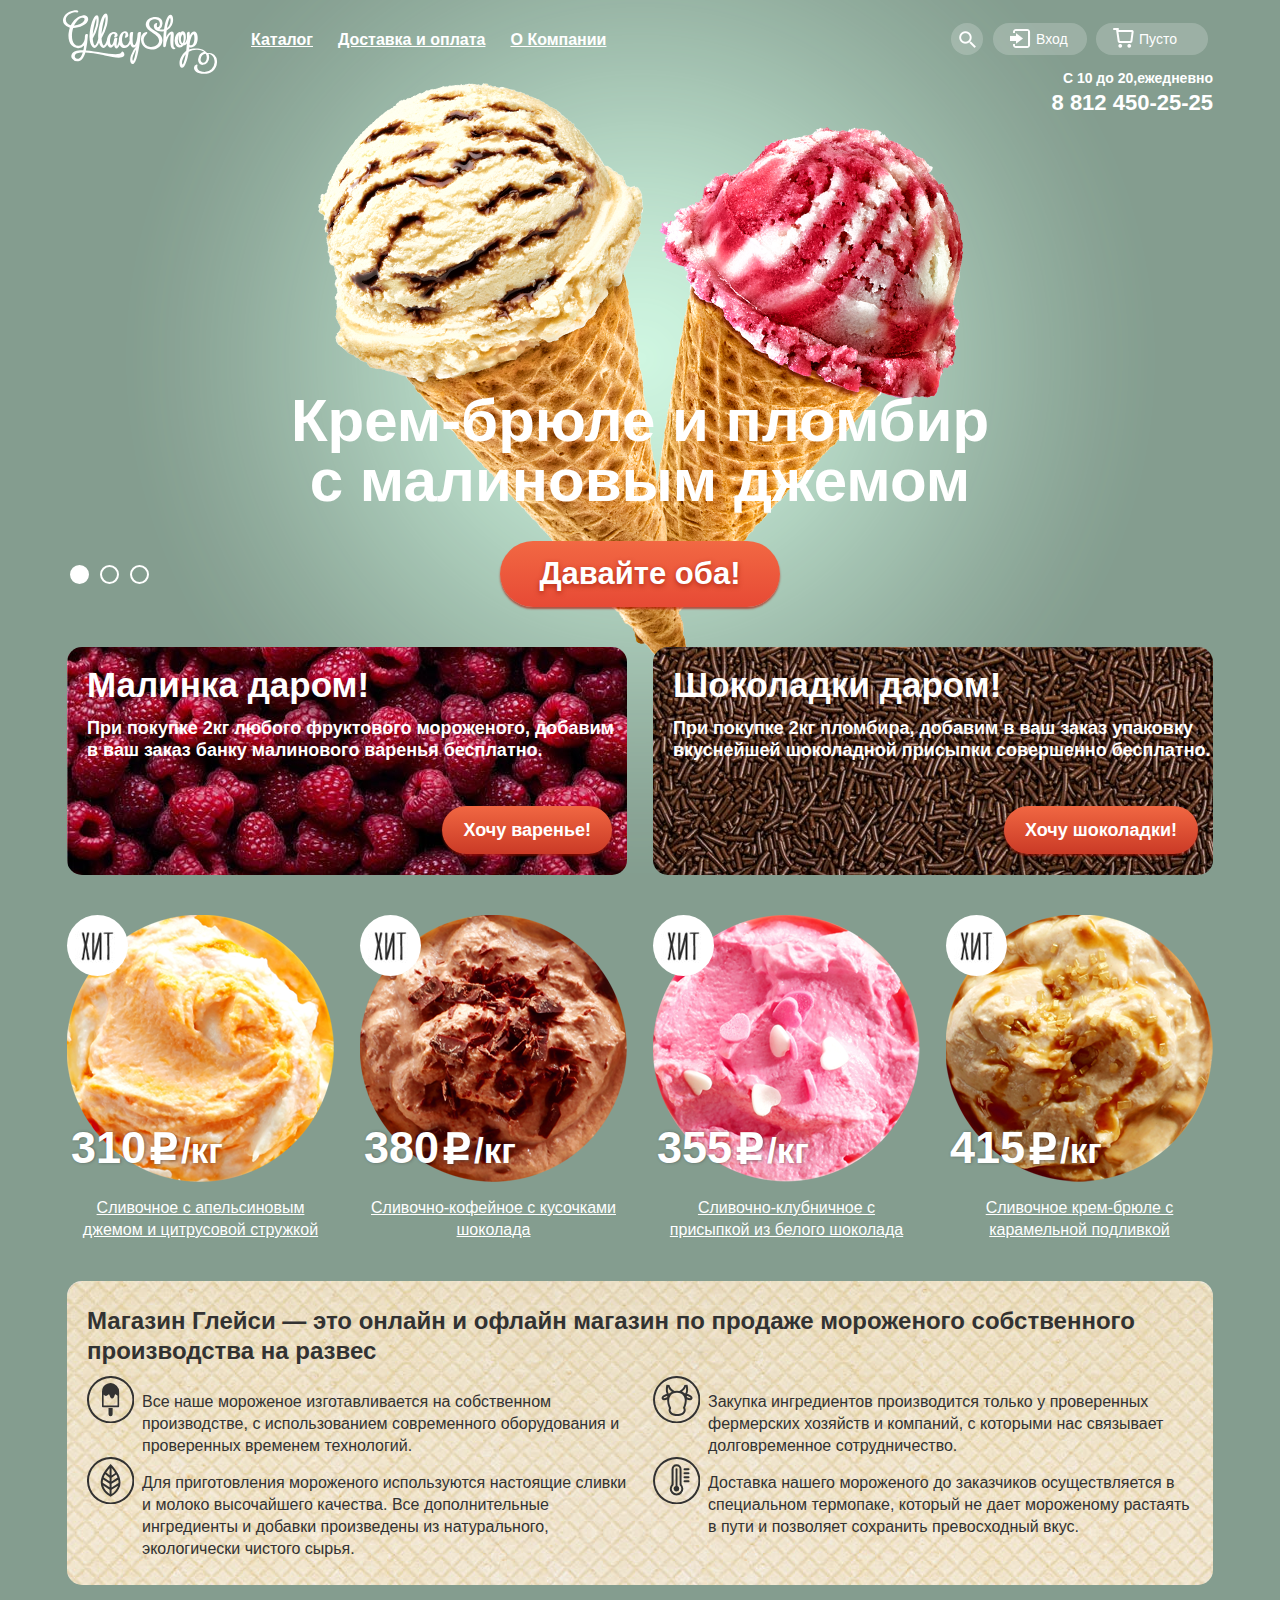
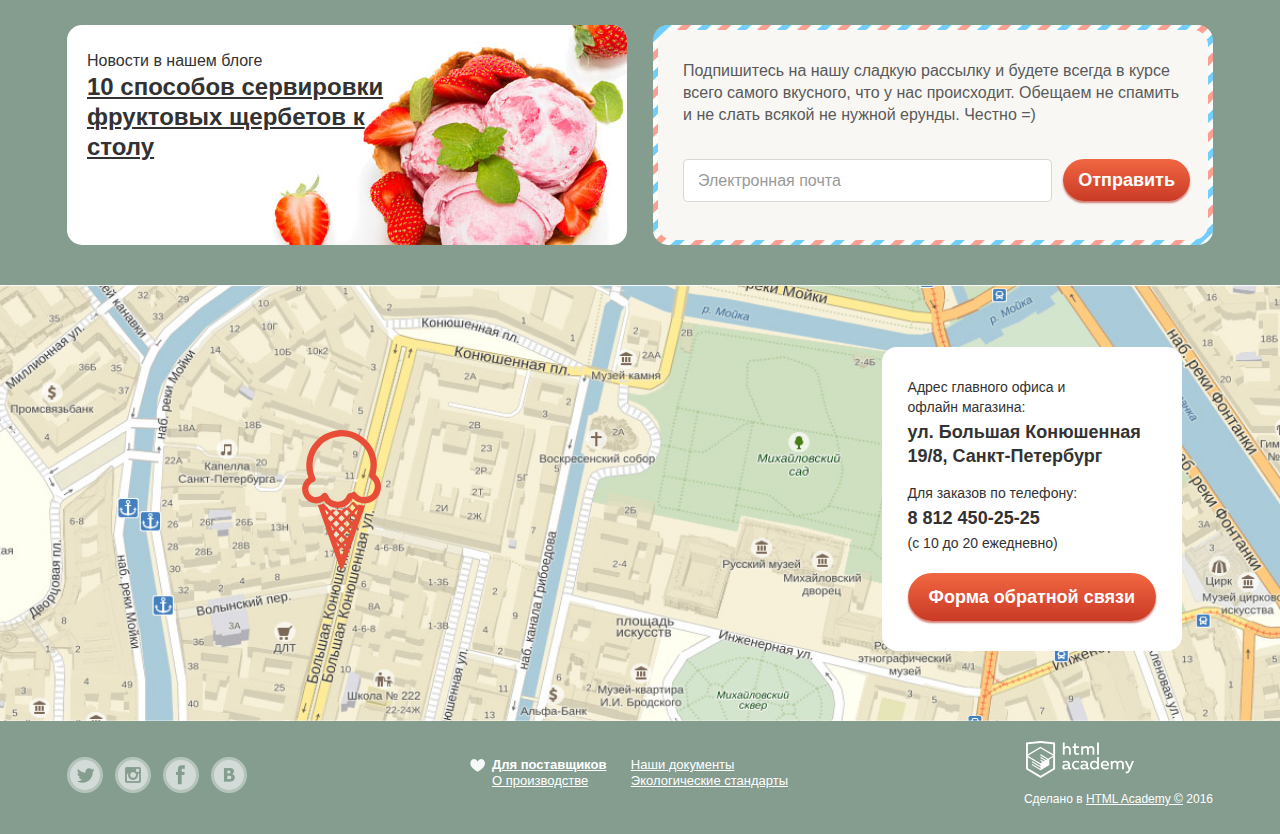
<file: index.html>
<!DOCTYPE html>
<html lang="ru">
  <head>
    <meta charset="utf-8">
    <link rel="stylesheet" href="css/style.min.css">
    <link rel="stylesheet" href="css/normalize.css">
    <title>HTML Academy: Глейси</title>
  </head>
  <body>
    <input class="btn-1" type="radio" name="btn-slide" id="btn-1" checked>
    <input class="btn-2" type="radio" name="btn-slide" id="btn-2">
    <input class="btn-3" type="radio" name="btn-slide" id="btn-3">
    <div class="page-wrapper">
      <!-- Шапка -->
      <header class="main-header">
       <div class="container clearfix">
        <nav class="header-nav">
         <a class="index-logo" href="#">
                <img class="logo-img" src="img/logo-index.svg" alt="Глейси-шоп" width="154"  height="64">
          </a>
          <ul>
            <li class="nav-item sub-item"><a class="active-item" href="catalog.html">Каталог</a>
              <ul class="sub-menu">
                <li class="new-good"><a  href="#">Новинки</a>
                </li>
                <li><a href="catalog.html">Сливочное</a></li>
                <li><a href="catalog-sherb.html">Щербеты</a></li>
                <li><a href="catalog-fruit.html">Фруктовый лед</a></li>
                <li><a href="catalog-melor.html">Мелорин</a></li>
              </ul>
            </li>
            <li class="nav-item"><a href="#">Доставка и оплата</a></li>
            <li class="nav-item"><a href="#">О Компании</a></li>
          </ul>
        </nav>
        <div class="user-block">
          <div class="search-box user-item">
            <a class="search-btn" href="#">Поиск</a>
            <form class="search-form" action="https://echo.htmlacademy.ru" method="post">
              <input type="search" name="search-form" id="search-form" required>
              <label class="label-search" for="search-form">Что ищем?</label>
            </form>
          </div>
          <div class="login-box user-item">
            <a class="user-login" href="#">Вход</a>
            <form class="login-form" action="https://echo.htmlacademy.ru" method="post">
              <input type="email" name="email" id="email-login" required>
              <label class="label-email" for="email-login">Электронная почта</label>
              <input type="password" name="password" id="password-login" required>
              <label class="label-pass" for="password-login">Пароль</label>
              <button class="btn btn-login" type="submit">Войти</button>
              <a href="#">Забыли пароль?</a>
              <a href="#">Новая регистрация</a>
            </form>
          </div>
          <div class="user-basket user-item">Пусто</div>
        <div class="header-contact">
          <p>С 10 до 20,ежедневно</p>
          <a href="tel:+88124502525">8 812 450-25-25</a>
        </div>
       </div>
      </div>
     </header>

      <!-- Слайдер -->
      <div class="container">
        <div class="slider">
          <div class="slide slide-1" id="slide-1">
            <div class="slide-title">Крем-брюле и пломбир
  с малиновым джемом</div>
            <a href="bonus.html" class="slide-btn">Давайте оба!</a>
          </div>
          <div class="slide slide-2" id="slide-2">
            <div class="slide-title">Шоколадный пломбир
  и лимонный сорбет </div>
            <a href="bonus.html" class="slide-btn">Давайте оба!</a>
          </div>
          <div class="slide slide-3" id="slide-3">
            <div class="slide-title">Пломбир с помадкой
  и клубничный щербет</div>
            <a href="bonus.html" class="slide-btn">Давайте оба!</a>
          </div>
          <div class="slide-control">
            <label for="btn-1"></label>
            <label for="btn-2"></label>
            <label for="btn-3"></label>
          </div>
        </div>
      </div>
      <!-- Главный контент -->
      <main class="container">
        <div class="index-content clearfix">
          <div class="index-content-left bonus-box">
            <p class="bonus-head">Малинка даром!</p>
            <p class="bonus-text">При покупке 2кг любого фруктового мороженого, добавим в ваш заказ банку малинового варенья бесплатно.</p>
            <a class="btn bonus-btn" href="bonus.html">Хочу варенье!</a>
          </div>
          <div class="index-content-right bonus-box">
            <p class="bonus-head">Шоколадки даром!</p>
            <p class="bonus-text">При покупке 2кг пломбира, добавим в ваш заказ упаковку вкуснейшей шоколадной присыпки совершенно бесплатно.</p>
            <a class="btn bonus-btn" href="bonus.html">Хочу шоколадки!</a>
          </div>
        </div>
        <section class="product-box clearfix">
          <article class="product-item">
            <div class="item-price">
              <img src="img/yellow-ic.png" alt="Хит-мороженко" width="267" height="267">
              <p>310<span class="product-value">/кг</span></p>
            </div>
              <a class="desc-link" href="catalog-item.html">Сливочное с апельсиновым джемом и цитрусовой стружкой</a>
          </article>
          <article class="product-item">
            <div class="item-price">
              <img src="img/choko-ic.png" alt="Хит-мороженко" width="267" height="267">
              <p>380<span class="product-value">/кг</span></p>
            </div>
              <a class="desc-link" href="catalog-item.html">Сливочно-кофейное с кусочками шоколада</a>
          </article>
          <article class="product-item">
            <div class="item-price">
              <img src="img/pink-ic.png" alt="Хит-мороженко" width="267" height="267">
              <p>355<span class="product-value">/кг</span></p>
            </div>
              <a class="desc-link" href="catalog-item.html">Сливочно-клубничное с присыпкой из белого шоколада</a>
          </article>
          <article class="product-item">
            <div class="item-price">
              <img src="img/caram-ic.png" alt="Хит-мороженко" width="267" height="267">
              <p>415<span class="product-value">/кг</span></p>
            </div>
              <a class="desc-link" href="catalog-item.html">Сливочное крем-брюле с карамельной подливкой</a>
          </article>
        </section>
        <section class="about-shop">
            <h1>Магазин Глейси  — это онлайн и офлайн магазин по продаже мороженого собственного производства на развес</h1>
              <p class="about-text ic-img">Все наше мороженое изготавливается на собственном производстве, с использованием современного оборудования и проверенных временем технологий.</p>
              <p class="about-text cow-img">Закупка ингредиентов  производится только у проверенных фермерских хозяйств и компаний, с которыми нас связывает долговременное сотрудничество.</p>
              <p class="about-text sheet-img">Для приготовления мороженого используются настоящие сливки и молоко высочайшего качества. Все дополнительные ингредиенты и добавки произведены из натурального, экологически чистого сырья. </p>
              <p class="about-text term-img">Доставка нашего мороженого до заказчиков осуществляется в специальном термопаке, который не дает мороженому растаять в пути и позволяет сохранить превосходный вкус.</p>

        </section>
        <div class="index-content clearfix">
          <div class="index-content-left news-box">
            <h2>Новости в нашем блоге</h2>
            <a href="news.html">10  способов сервировки фруктовых щербетов к столу</a>
          </div>
          <div class="index-content-right subscribe-box">
            <div class="form-wrap">
              <p>Подпишитесь на нашу сладкую рассылку и будете всегда в курсе всего самого вкусного, что у нас происходит. Обещаем не спамить и не слать всякой не нужной ерунды. Честно =) </p>
              <form class="subscribe-form" action="https://echo.htmlacademy.ru" method="post">
                <input type="email" name="email" id="email" required >
                <label class="subscr-email" for="email">Электронная почта</label>

                <button class="btn form-btn" type="submit">Отправить</button>
              </form>
            </div>
          </div>
        </div>
      </main>
      <div class="map-box">
          <img class="map-img" src="img/map.jpg" alt="Местоположение магазина" width="1200" height="436">
          <div class="about-comp">
            <p>Адрес главного офиса и <br>офлайн магазина:</p>
            <p>ул. Большая Конюшенная<br> 19/8, Санкт-Петербург</p>
            <p>Для заказов по телефону:</p>
            <p>8 812 450-25-25</p>
            <p>(с 10 до 20 ежедневно)</p>
            <a class="btn feedback-btn" href="feedback.html">Форма обратной связи</a>
          </div>
        </div>
      <!-- Footer -->
      <footer class="main-footer">
       <div class="container clearfix">
          <div class="footer-social">
            <a class="social-link link-tw" href="#" >tw</a>
            <a class="social-link link-inst" href="#">inst</a>
            <a class="social-link link-fb" href="#" >fb</a>
            <a class="social-link link-vk" href="#" >vk</a>
          </div>
           <div class="footer-documents">
            <div class="document-item">
              <a class="img-heart" href="#">Для поставщиков</a>
              <a href="#">О производстве</a>
            </div>
            <div class="document-item">
              <a href="#">Наши документы</a>
              <a href="#">Экологические стандарты</a>
            </div>
          </div>
          <div class="footer-copyright">
            <a class="copyright-logo" href="https://htmlacademy.ru/"><img src="img/foot-logo.svg" alt="HTMLacademy"></a>
            <p class="copyright-text">Сделано в <a href="https://htmlacademy.ru/">HTML Academy &copy;</a> 2016</p>
          </div>
        </div>
      </footer>
    </div>
    <div class="modal-feedback">
      <button class="modal-close" type="button" title="Закрыть"></button>
      <p>Мы обязательно вам ответим!</p>
      <form class="feedback-form" action="https://echo.htmlacademy.ru" method="post">
        <input class="feedback-input feedback-name" type="text" name="your-name" id="name-input" required>
        <label for="name-input">Как вас зовут?</label>

        <input class="feedback-input feedback-email" type="email" name="email" id="email-input" required>
        <label for="email-input">Ваша почта для ответа?</label>

        <textarea class="feedback-input feedback-text" name="text" cols="30" rows="10" id="text-input" required></textarea>
        <label for="text-input">Напишите что нибудь...</label>

        <button class="btn feedback-btn" type="submit">Отправить</button>
      </form>
    </div>
    <div class="modal-map">
      <button class="modal-close modal-map-close" type="button" title="Закрыть"></button>
      <iframe src="https://www.google.com/maps/embed?pb=!1m18!1m12!1m3!1d1998.5989424123607!2d30.320894615607262!3d59.93879686904854!2m3!1f0!2f0!3f0!3m2!1i1024!2i768!4f13.1!3m3!1m2!1s0x4696310fca5ba729%3A0xea9c53d4493c879f!2z0JHQvtC70YzRiNCw0Y8g0JrQvtC90Y7RiNC10L3QvdCw0Y8g0YPQuy4sIDE5LCDQodCw0L3QutGCLdCf0LXRgtC10YDQsdGD0YDQsywgMTkxMTg2!5e0!3m2!1sru!2sru!4v1472576143500" width="1134" height="422" allowfullscreen></iframe>
    </div>

    <div class="modal-overlay"></div>
    <script src="js/script.min.js"></script>
  </body>
</html>
</file>
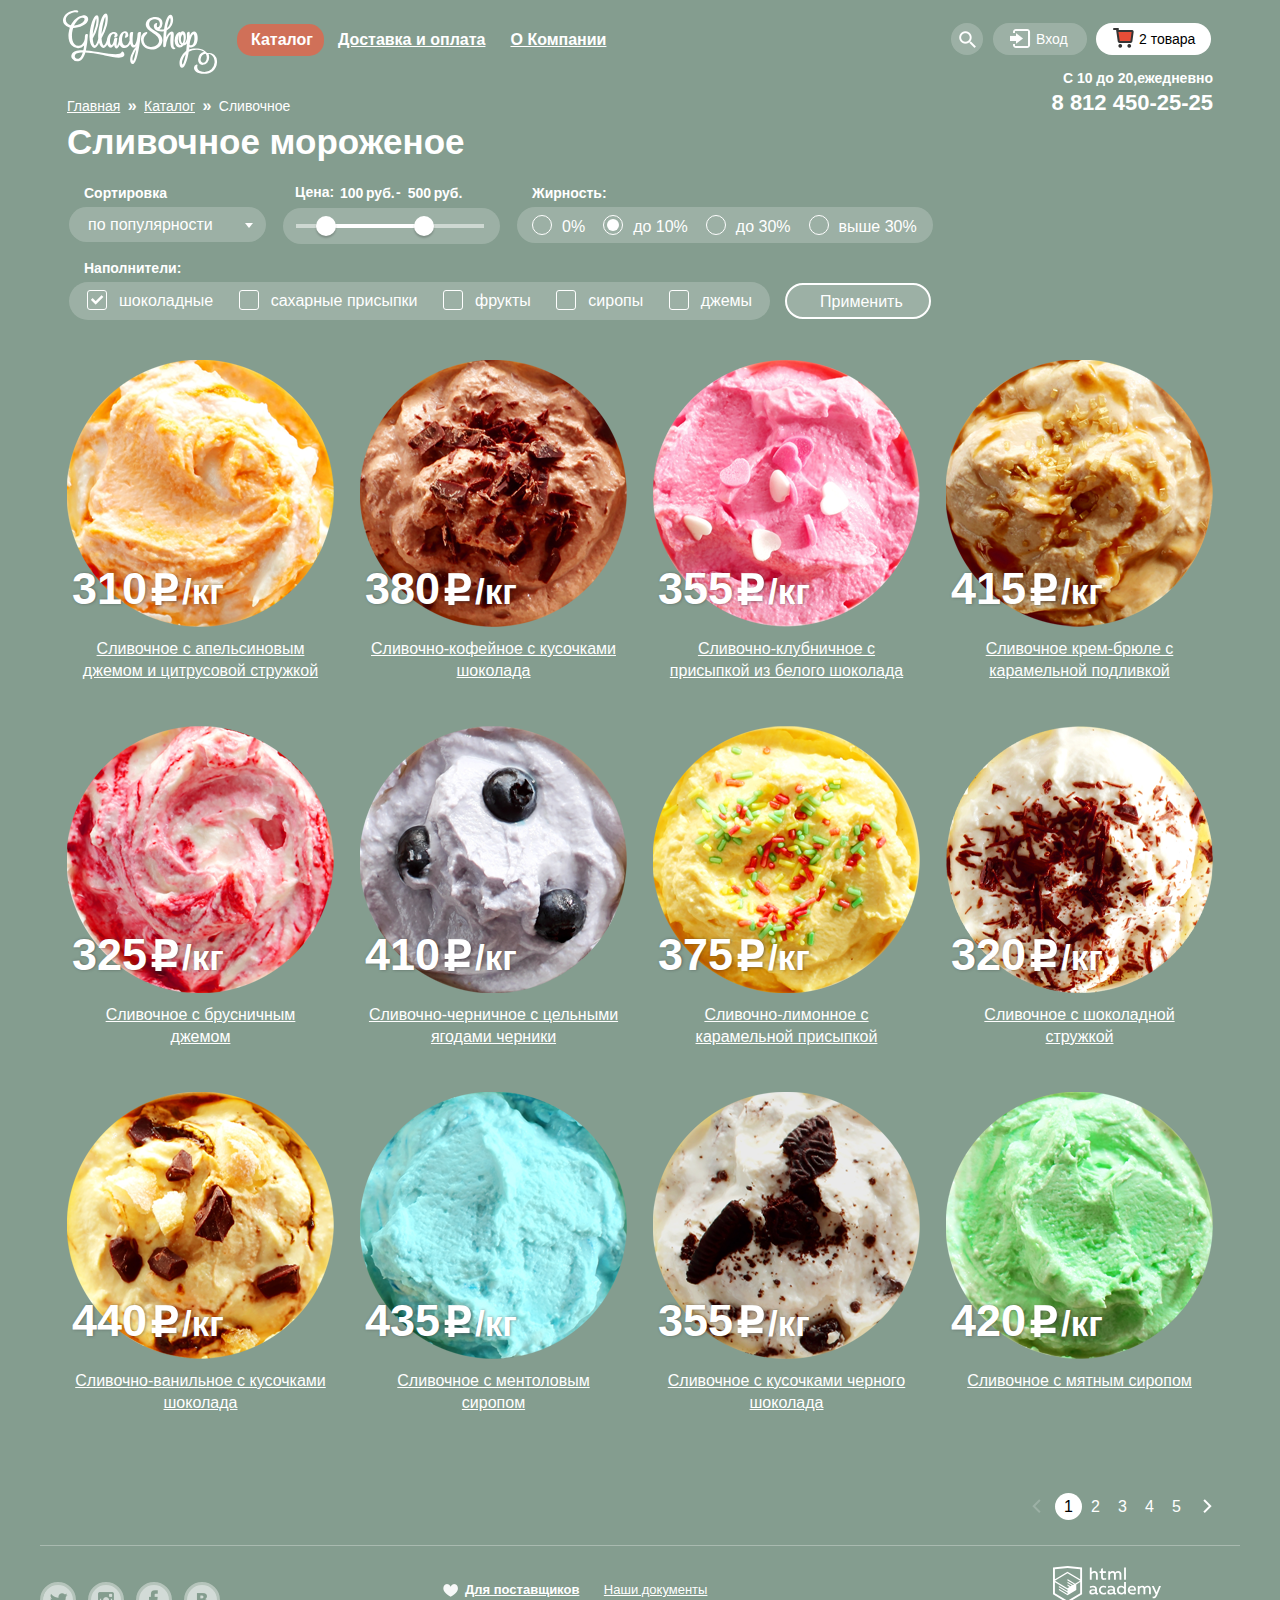
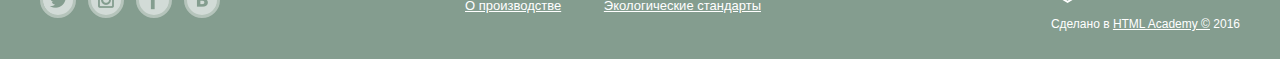
<file: catalog.html>
<!DOCTYPE html>
<html lang="ru">
  <head>
    <meta charset="utf-8">
    <link rel="stylesheet" href="css/style.min.css">
    <link rel="stylesheet" href="css/normalize.css">
    <title>HTML Academy: Глейси</title>
  </head>
  <body class="catalog-gradient">
    <!-- Header -->
    <header class="main-header">
       <div class="container clearfix">
        <nav class="header-nav">
         <a class="index-logo" href="index.html">
                <img class="logo-img" src="img/logo-index.svg" alt="Глейси-шоп" width="154"  height="64">
          </a>
          <ul>
            <li class="sub-item"><a class="active-page">Каталог</a>
              <ul class="sub-menu">
                <li class="new-good"><a  href="#">Новинки</a>
                </li>
                <li><a href="catalog.html">Сливочное</a></li>
                <li><a href="catalog-sherb.html">Щербеты</a></li>
                <li><a href="catalog-fruit.html">Фруктовый лед</a></li>
                <li><a href="catalog-melor.html">Мелорин</a></li>
              </ul>
            </li>
            <li class="nav-item"><a href="#">Доставка и оплата</a></li>
            <li class="nav-item"><a href="#">О Компании</a></li>
          </ul>
        </nav>
        <div class="user-block">
          <div class="search-box user-item">
            <a class="search-btn" href="">Поиск</a>
              <form class="search-form" action="https://echo.htmlacademy.ru" method="post">
                <input type="search" name="search-form" id="search-form" required>
                <label class="label-search" for="search-form">Что ищем?</label>
              </form>
          </div>
          <div class="login-box user-item">
            <a class="user-login" href="">Вход</a>
            <form class="login-form" action="https://echo.htmlacademy.ru" method="post">
              <input type="email" name="email" id="email-login" required>
              <label class="label-email" for="email-login">Электронная почта</label>
              <input type="password" name="password" id="password-login" required>
              <label class="label-pass" for="password-login">Пароль</label>
              <button class="btn btn-login" type="submit">Войти</button>
              <a href="#">Забыли пароль?</a>
              <a href="#">Новая регистрация</a>
            </form>
          </div>
          <div class="basket-item user-item">
            <a class="user-basket user-basket-full" href="#">2 товара</a>
            <div class="basket-drop">
              <div class="drop-inner-block">
                <div class="inner-line">
                  <button class="delete-product"></button>
                  <img src="img/mini-yellow.png" alt="Миниатюра товара" width="33" height="33">
                  <p class="drop-desc">Пломбир с апельсиновым джемом</p>
                  <p class="drop-number">1,5кг х <span class="price-number">200 руб.</span></p>
                  <p class="drop-price">300 руб.</p>
                </div>
                <div class="inner-line">
                  <button class="delete-product"></button>
                  <img src="img/mini-pink.png" alt="Миниатюра товара" width="33" height="33">
                  <p class="drop-desc">Клубничный пломбир с присыпкой
из белого шоколада</p>
                  <p class="drop-number">1,5кг х <span class="price-number">300 руб.</span></p>
                  <p class="drop-price">450 руб.</p>
                </div>
              </div>
              <p class="drop-summary">Итого: 750 руб.</p>
              <a class="btn drop-btn" href="#">Оформить заказ</a>
            </div>
          </div>
        <div class="header-contact">
          <p>С 10 до 20,ежедневно</p>
          <a href="tel:+88124502525">8 812 450-25-25</a>
        </div>
       </div>
       <div class="breadcrumbs">
       	<a href="index.html">Главная</a>
       	<span>&raquo;</span>
       	<a href="#">Каталог</a>
       	<span>&raquo;</span>
       	<a>Сливочное</a>
       </div>
      </div>
     </header>

    <!--  Main-content  -->
    <main class="container">
      <div class="filter-form">
        <h1>Сливочное мороженое</h1>
        <form class="filter" action="https://echo.htmlacademy.ru" method="get">
          <div class="filter-line">
            <fieldset class="filter-item select-filter">
              <legend>Сортировка</legend>
              <div class="sort-wrapper">
               <select class="sort-filter" name="filter-sort">
                <option value="по популярности">по популярности</option>
                <option value="сначала недорогие">сначала недорогие</option>
                <option value="сначала дорогие">сначала дорогие</option>
                <option value="по жирности">по жирности</option>
               </select>
              </div>
            </fieldset>


            <fieldset class="filter-item range-box">
                <div class="range-filter">
                  <span class="range-title">Цена:</span>
                  <div class="price-controls">
                     <label for="min-price" class="min-price"><input type="text" name="min-price" id="min-price" value="100" />руб.</label>
                    <span class="separator">-</span>
                    <label for="max-price" class="max-price"><input type="text" name="max-price" id="max-price" value="500" />руб.</label>
                  </div>
                   <div class="range-controls">
                      <div class="scale">
                        <div class="bar">
                        </div>
                      </div>
                    <div class="toggle toggle-min"></div>
                    <div class="toggle toggle-max"></div>
                  </div>
                </div>
            </fieldset>

            <fieldset class="filter-item fat-filter">
              <legend>Жирность:</legend>
              <div class="fat-wrapper">
                <input type="radio" name="fat-filter" id="radio-1">
                <label for="radio-1">0%</label>

                <input type="radio" name="fat-filter" id="radio-2" checked>
                <label for="radio-2">до 10%</label>

                <input type="radio" name="fat-filter" id="radio-3" >
                <label for="radio-3">до 30%</label>

                <input type="radio" name="fat-filter" id="radio-4">
                 <label for="radio-4">выше 30%</label>
              </div>
            </fieldset>
          </div>

          <div class="filter-line">
            <fieldset class="filter-item supllem-filter">
              <legend>Наполнители:</legend>
              <div class="supllem-wrapper">
                <input type="checkbox" name="filler" id="filler-1" checked>
                <label for="filler-1">шоколадные</label>

                <input type="checkbox" name="filler" id="filler-2">
                <label for="filler-2">сахарные присыпки</label>

                <input type="checkbox" name="filler" id="filler-3">
                <label for="filler-3">фрукты</label>

                <input type="checkbox" name="filler" id="filler-4">
                <label for="filler-4">сиропы</label>

                <input type="checkbox" name="filler" id="filler-5">
                <label for="filler-5">джемы</label>

              </div>
            </fieldset>
            <button class="filter-btn" type="submit">Применить</button>
          </div>
        </form>
      </div>
      <section class="catalog-box clearfix">
        <article class="catalog-item">
          <div class="item-catalog-price">
            <img src="img/yellow-ic.png" alt="Карточка товара" width="267" height="267">
            <p>310<span class="product-value">/кг</span></p>
          <a class="desc-link" href="#">Сливочное с апельсиновым джемом и цитрусовой стружкой</a>
          </div>
          <div class="item-block">
            <a href="#" class="btn product-btn">Быстрый просмотр</a>
          </div>
        </article>
        <article class="catalog-item">
          <div class="item-catalog-price">
            <img src="img/choko-ic.png" alt="Карточка товара" width="267" height="267">
            <p>380<span class="product-value">/кг</span></p>
          <a class="desc-link" href="#">Сливочно-кофейное с кусочками шоколада</a>
          </div>
          <div class="item-block">
            <a href="#" class="btn product-btn">Быстрый просмотр</a>
          </div>
        </article>
        <article class="catalog-item">
          <div class="item-catalog-price">
            <img src="img/pink-ic.png" alt="Карточка товара" width="267" height="267">
            <p>355<span class="product-value">/кг</span></p>
          <a class="desc-link" href="#">Сливочно-клубничное с присыпкой из белого шоколада</a>
          </div>
          <div class="item-block">
            <a href="#" class="btn product-btn">Быстрый просмотр</a>
          </div>
        </article>
        <article class="catalog-item">
          <div class="item-catalog-price">
            <img src="img/caram-ic.png" alt="Карточка товара" width="267" height="267">
            <p>415<span class="product-value">/кг</span></p>
          <a class="desc-link" href="#">Сливочное крем-брюле с карамельной подливкой</a>
          </div>
          <div class="item-block">
            <a href="#" class="btn product-btn">Быстрый просмотр</a>
          </div>
        </article>
        <article class="catalog-item">
          <div class="item-catalog-price">
            <img src="img/brusn-ic.png" alt="Карточка товара" width="267" height="267">
            <p>325<span class="product-value">/кг</span></p>
          <a class="desc-link" href="#">Сливочное с брусничным джемом</a>
          </div>
          <div class="item-block">
            <a href="#" class="btn product-btn">Быстрый просмотр</a>
          </div>
        </article>
        <article class="catalog-item">
          <div class="item-catalog-price">
            <img src="img/blueber-ic.png" alt="Карточка товара" width="267" height="267">
            <p>410<span class="product-value">/кг</span></p>
          <a class="desc-link" href="#">Сливочно-черничное с цельными ягодами черники</a>
          </div>
          <div class="item-block">
            <a href="#" class="btn product-btn">Быстрый просмотр</a>
          </div>
        </article>
        <article class="catalog-item">
          <div class="item-catalog-price">
            <img src="img/lemon-ic.png" alt="Карточка товара" width="267" height="267">
            <p>375<span class="product-value">/кг</span></p>
          <a class="desc-link" href="#">Сливочно-лимонное с карамельной присыпкой</a>
          </div>
          <div class="item-block">
            <a href="#" class="btn product-btn">Быстрый просмотр</a>
          </div>
        </article>
        <article class="catalog-item">
          <div class="item-catalog-price">
            <img src="img/choko-cream.png" alt="Карточка товара" width="267" height="267">
            <p>320<span class="product-value">/кг</span></p>
          <a class="desc-link" href="#">Сливочное с шоколадной стружкой</a>
          </div>
          <div class="item-block">
            <a href="#" class="btn product-btn">Быстрый просмотр</a>
          </div>
        </article>
        <article class="catalog-item">
          <div class="item-catalog-price">
            <img src="img/vanila-ic.png" alt="Карточка товара" width="267" height="267">
            <p>440<span class="product-value">/кг</span></p>
          <a class="desc-link" href="#">Сливочно-ванильное с кусочками шоколада</a>
          </div>
          <div class="item-block">
            <a href="#" class="btn product-btn">Быстрый просмотр</a>
          </div>
        </article>
        <article class="catalog-item">
          <div class="item-catalog-price">
            <img src="img/menthol-ic.png" alt="Карточка товара" width="267" height="267">
            <p>435<span class="product-value">/кг</span></p>
          <a class="desc-link" href="#">Сливочное с ментоловым сиропом</a>
          </div>
          <div class="item-block">
            <a href="#" class="btn product-btn">Быстрый просмотр</a>
          </div>
        </article>
        <article class="catalog-item">
          <div class="item-catalog-price">
            <img src="img/black-choko.png" alt="Карточка товара" width="267" height="267">
            <p>355<span class="product-value">/кг</span></p>
          <a class="desc-link" href="#">Сливочное с кусочками черного шоколада</a>
          </div>
          <div class="item-block">
            <a href="#" class="btn product-btn">Быстрый просмотр</a>
          </div>
        </article>
        <article class="catalog-item">
          <div class="item-catalog-price">
            <img src="img/mint-ic.png" alt="Карточка товара" width="267" height="267">
            <p>420<span class="product-value">/кг</span></p>
          <a class="desc-link" href="#">Сливочное с мятным сиропом</a>
          </div>
          <div class="item-block">
            <a href="#" class="btn product-btn">Быстрый просмотр</a>
          </div>
        </article>
      </section>
      <div class="paginator">
        <a class="prev disabled" href="#"></a>
        <a class="link-paginator check" href="#">1</a>
        <a class="link-paginator" href="#">2</a>
        <a class="link-paginator" href="#">3</a>
        <a class="link-paginator" href="#">4</a>
        <a class="link-paginator" href="#">5</a>
        <a class="next" href="#"></a>
      </div>
    </main>
    <footer class="main-footer container footer-line">
        <div class="footer-social">
          <a class="social-link link-tw" href="#" >tw</a>
          <a class="social-link link-inst" href="#">inst</a>
          <a class="social-link link-fb" href="#" >fb</a>
          <a class="social-link link-vk" href="#" >vk</a>
        </div>
         <div class="footer-documents">
          <div class="document-item">
            <a class="img-heart" href="#">Для поставщиков</a>
            <a href="#">О производстве</a>
          </div>
          <div class="document-item">
            <a href="#">Наши документы</a>
            <a href="#">Экологические стандарты</a>
          </div>
        </div>
        <div class="footer-copyright">
          <a class="copyright-logo" href="https://htmlacademy.ru/"><img src="img/foot-logo.svg" alt="HTMLacademy"></a>
          <p class="copyright-text">Сделано в <a href="https://htmlacademy.ru/">HTML Academy &copy;</a> 2016</p>
        </div>
      </footer>
  </body>
</html>
</file>
<file: css/style.min.css>
@font-face{font-family:Roboto;src:url(../fonts/roboto.woff) format ('woff'),url(../fonts/roboto.woff2) format ('woff2');font-weight:400;font-style:normal}@font-face{font-family:'Roboto Medium';src:url(../fonts/robotomedium.woff) format('woff'),url(../fonts/robotomedium.woff2) format('woff2')}body{min-width:1200px;margin:0;padding:0;font:700 16px/22px Roboto,Arial,sans-serif;background:#849d8f;color:#fff}.site-wrapper:after,.site-wrapper:before{content:"";visibility:hidden}.about-shop .about-text::before,.clearfix,.delete-product::after,.delete-product::before,.document-item .img-heart::before,.fat-wrapper input[type=radio]:checked+label::after,.filter-line:after,.item-catalog-price .product-value::before,.item-price .product-value::before,.main-footer::after,.map-box::before,.modal-close::after,.modal-close::before,.product-item::before,.sort-wrapper::before,.sub-menu .new-good::after,.supllem-wrapper label::before,input[type=checkbox]:checked+label::after,input[type=radio]:disabled+label:before{content:''}.site-wrapper:before{background-image:url(slide-2.png)}.site-wrapper:after{background-image:url(slide-3.png)}h2{font-size:35px;line-height:41px}h3{font-size:24px;line-height:30px}img{width:100%;height:auto}input{font-weight:700;line-height:24px;border:1px solid rgba(179,179,179,.52);border-radius:5px}.subscribe-form input[type=email]:hover,input:hover{border:2px solid rgba(179,179,179,.52)}.subscribe-form input[type=email]:focus,input:focus{border:2px solid rgba(46,136,228,.52);border-radius:4px}.clearfix{display:table;clear:both}.container{max-width:1200px;margin:0 auto;padding:0 27px}.main-header{position:relative;padding-top:10px}.header-nav{width:853px;float:left;margin-right:26px}.header-nav ul{padding:0;margin:0;font-size:0;list-style:none}.header-nav li{display:inline-block;vertical-align:top;padding-top:14px;font-size:16px;line-height:18px;padding-bottom:10px}.sub-menu a,.user-block .user-item{line-height:16px;text-decoration:none}.header-nav a{display:block;padding:7px 11px 7px 14px;color:#fff}.nav-item>a:hover{padding:7px 11px 7px 14px;color:#000;text-decoration:none;background:#fff;border-radius:15px}.nav-item>a:active{box-shadow:inset 0 2px 1px 0 #696969}.header-nav .index-logo{float:left;margin-left:-4px;padding-top:0;padding-right:20px;padding-left:0;background:0 0}.index-logo img{width:154px;height:64px}.header-nav .sub-menu{position:absolute;top:51px;left:-7px;z-index:999;display:none;width:144px;padding:4px 0 8px;margin:0;color:#000;background:#fff;border-radius:5px;box-shadow:0 20px 20px 0 rgba(0,0,0,.4)}.sub-menu li{padding:0}.sub-menu a{padding:7px 22px;font-family:Roboto,Arial,sans-serif;font-size:14px;font-weight:400;text-align:left;color:#000}.new-good a{margin-bottom:11px;font-weight:700}.sub-item,.sub-menu .new-good,.user-block{position:relative}.sub-menu .new-good::after{position:absolute;top:36px;left:6px;right:6px;height:1px;background:#d1d0ce}.sub-menu a:hover{background:#fbded7}.sub-menu a:active{background:#f6b5a5}.sub-item:hover .sub-menu,.sub-menu li{display:block}.sub-item .active-page{text-decoration:none;cursor:default;border-radius:15px}.active-item>a:hover,.active-page:hover>a,.sub-item .active-page{background-color:#d07058}.active-item>a{background:#d07058;border-radius:15px}.active-item>a:hover{color:#fff;cursor:default}.user-block{max-width:267px;float:right;padding-top:13px;font-size:0}.user-block .user-item{float:left;font-weight:400;font-size:14px;color:#fff;cursor:pointer}.search-box .search-btn{display:block;width:32px;height:32px;margin:0 10px 0 5px;font-size:0;line-height:0;background:url(../img/sprite.png) no-repeat rgba(255,255,255,.2);background-position:-2px -406px;border-radius:50%}.search-box .search-btn:hover{padding-bottom:10px;background:url(../img/sprite.png) -2px -261px no-repeat #fff}.login-box .user-login,.user-block .user-basket{background:url(../img/sprite.png) no-repeat rgba(255,255,255,.2);border-radius:25px}.login-box .user-login{display:block;min-width:94px;margin-right:9px;color:#fff;text-decoration:none;padding:8px 16px 8px 43px;background-position:7px -300px}.login-box .user-login:hover{color:#000;background:url(../img/sprite.png) 7px -370px no-repeat #fff}.user-block .user-basket{padding:8px 31px 8px 43px;background-position:7px -654px}.user-block .user-basket-full{display:block;padding:8px 16px 8px 43px;font-size:14px;line-height:16px;color:#000;text-decoration:none;background-color:#fff;background-image:url(../img/sprite.png),url(../img/sprite.png);background-repeat:no-repeat;background-position:7px -583px,11px -620px;border-radius:25px}.slide,body>input[type=radio]{display:none}.header-contact{max-width:267px;float:right;text-align:right}.header-contact p{margin:0 0 5px;font-size:14px;line-height:16px}.header-contact a{font-size:22px;line-height:24px;color:inherit;text-decoration:inherit}.btn,.paginator a,.slider .slide-btn{text-decoration:none}.page-wrapper{min-width:940px;background-color:#849d8f;background-image:url(../img/slide-1.png);background-repeat:no-repeat;background-position:top center;-webkit-transition:background-color .5s ease,background-image .5s ease;transition:background-color .5s ease,background-image .5s ease}.slider{position:relative;padding-top:270px;margin-bottom:40px;text-align:center}.slide-control label,.slider .slide-btn{display:inline-block;vertical-align:top}.slider .slide-title{width:710px;margin:0 auto 30px;font-weight:700;font-size:60px;line-height:60px}.slider .slide-btn{padding:12px 40px;font-weight:700;font-size:31px;line-height:42px;color:#fff;text-shadow:0 2px 5px rgba(160,32,11,.76);background:#f26843;background:-webkit-linear-gradient(top,#f26843 0,#e74a35 100%);background:linear-gradient(to bottom,#f26843 0,#e74a35 100%);border-radius:100px;box-shadow:0 2px 2px rgba(172,16,0,.64)}.item-catalog-price p,.item-price p{text-shadow:1px 0 3px rgba(50,51,54,.5)}.slide-btn:hover{background:-webkit-linear-gradient(top,#f58669 0,#ec6f5e 100%);background:linear-gradient(to bottom,#f58669 0,#ec6f5e 100%);box-shadow:0 2px 2px #ac1000}.slide-btn:active{background:-webkit-linear-gradient(top,#d84732 0,#e1613e 100%);background:linear-gradient(to bottom,#d84732 0,#e1613e 100%);box-shadow:inset 0 2px 2px #ac1000}.slide-control{position:absolute;bottom:20px;left:3px;z-index:20;font-size:0}.slide-control label{width:19px;height:19px;margin-right:11px;background-color:transparent;border-radius:50%;border:2px solid #fff;cursor:pointer}.btn,.btn-1:checked~.page-wrapper .slide-1,.btn-2:checked~.page-wrapper .slide-2,.btn-3:checked~.page-wrapper .slide-3{display:block}.slide-control label:hover{background-color:rgba(255,255,255,.4)}.btn-1:checked~.page-wrapper{background-color:#849d8f;background-image:url(../img/slide-1.png)}.btn-2:checked~.page-wrapper{background-color:#8996a6;background-image:url(../img/slide-2.png)}.btn-3:checked~.page-wrapper{background-color:#9d8b84;background-image:url(../img/slide-3.png)}.btn-1:checked~.page-wrapper label[for=btn-1],.btn-2:checked~.page-wrapper label[for=btn-2],.btn-3:checked~.page-wrapper label[for=btn-3]{background-color:#fff}.btn{padding:12px 21px;font-size:18px;line-height:24px;color:#fff;background-color:#ec583c;background:-webkit-linear-gradient(top,#f16742 0,#ca3a26 100%);background:linear-gradient(to bottom,#f16742 0,#ca3a26 100%);border-radius:100px;box-shadow:0 2px 2px rgba(172,16,0,.54);cursor:pointer}.btn:hover{background-color:#f07a63;background:-webkit-linear-gradient(top,#f58669 0,#ec6f5e 100%);background:linear-gradient(to bottom,#f58669 0,#ec6f5e 100%);box-shadow:0 1px 2px #ac1000}.btn:active{background-color:#d84833;background:-webkit-linear-gradient(top,#d84732 0,#e1613e 100%);background:linear-gradient(to bottom,#d84732 0,#e1613e 100%);box-shadow:inset 0 2px 2px rgba(172,16,0,.63)}.index-content{margin-bottom:40px}.index-content-left{width:560px;float:left;margin-right:26px;background:url(../img/berry-fon.jpg) center left no-repeat #c37189}.index-content-right{width:560px;float:right;background:url(../img/choko-fon.jpg) top center no-repeat #3f2215}.bonus-box{padding:17px 0 21px;border-radius:15px;font-size:0}.bonus-box p{margin:0 0 12px;padding-left:20px}.bonus-box .bonus-head{font-size:35px;line-height:41px}.bonus-box .bonus-text{font-size:18px;line-height:22px;margin-bottom:45px}.bonus-box .bonus-btn{margin-right:15px;float:right}.product-box{margin-bottom:40px}.product-item{position:relative;width:267px;float:left;margin-right:26px}.product-item .item-price{position:relative;width:267px;height:267px;margin-bottom:15px;border-radius:50%}.product-item:nth-child(4n){margin-right:0}.product-item::before{position:absolute;top:0;left:0;z-index:2;width:61px;height:61px;background-image:url(../img/hit-pseudo.jpg);border-radius:50%}.about-shop,.form-wrap,.news-box,.subscribe-box{border-radius:15px}.item-price p{position:absolute;bottom:9px;left:4px;margin:0;font-size:45px;line-height:45px;color:#fff}.item-price .product-value{position:relative;padding-left:35px;font-size:35px}.item-price .product-value::before{position:absolute;bottom:3px;right:44px;width:30px;height:35px;background-image:url(../img/sprite.png);background-position:-10px -45px}.about-shop .about-text,.product-item .desc-link{display:inline-block;vertical-align:top;font-weight:400;font-size:16px;line-height:22px}.product-item .desc-link{padding:0 5px;color:#fff;text-align:center}.product-item .desc-link:hover{color:#ffbc9e}.about-shop{width:1146px;margin-bottom:40px;padding:25px 20px;font-size:0;background:url(../img/vafle-fon.jpg) top left no-repeat #efe5cc;color:#323232}.about-shop h1{margin:0 0 10px;font-size:24px;line-height:30px}.about-shop .about-text{position:relative;width:540px;margin:0 26px 0 0;padding-top:15px;padding-left:55px}.about-shop .about-text::before{position:absolute;top:0;left:0;width:47px;height:47px}.about-shop .ic-img::before{background-image:url(../img/ice-cream.svg)}.about-shop .cow-img::before{background-image:url(../img/cow.svg)}.about-shop .sheet-img::before{background-image:url(../img/sheet.svg)}.about-shop .term-img::before{background-image:url(../img/termo.svg)}.about-shop .about-text:nth-of-type(even){margin-right:0}.news-box{padding:25px 20px;color:#323232;background:url(../img/strawberry.jpg) top left no-repeat #fff}.form-wrap p,.news-box h2{margin:0;font-weight:400;font-size:inherit;line-height:inherit}.news-box a{display:block;max-width:297px;margin-bottom:58px;font-size:24px;line-height:30px;color:#323232}.news-box a:hover{color:#e84d37}.subscribe-box{padding:5px;background:url(../img/post-grad.jpg) #92cdff}.form-wrap{padding:30px 18px 38px 25px;background:#f8f7f4}.form-wrap p{margin:0 0 33px;color:#5a5a5a}.subscribe-form{position:relative}.subscribe-form input[type=email]{width:369px;height:43px;padding:10px 15px;border:1px solid rgba(179,179,179,.52);border-radius:5px}.subscribe-form label{position:absolute;top:10px;left:15px;font-weight:400;font-size:16px;line-height:24px;color:#999;-webkit-transition:all .2s;transition:all .2s}input[type=email]:focus~.subscr-email{font-size:11px;line-height:13px;color:#5b9ddf;-webkit-transform:translateY(-28px);transform:translateY(-28px)}input[type=email]:valid~.subscr-email{-webkit-transform:translateY(-28px);transform:translateY(-28px)}.form-btn{display:block;padding:9px 15px;border:none;outline:0;float:right;margin-left:4px}.map-box{position:relative;width:100%;max-height:436px}.map-img{width:100%;height:436px}.map-box::before{position:absolute;top:145px;left:302px;width:79px;height:139px;background:url(../img/ic-map.svg) center center no-repeat}.about-comp{position:absolute;top:62px;right:98px;padding:30px 26px;color:#000;background:#fff;border-radius:15px}.about-comp p{font-weight:400;font-size:14px;line-height:20px;color:#323232;margin:0 0 3px}.about-comp>p:nth-of-type(2n){font-weight:inherit;font-size:18px;line-height:24px}.about-comp>p:nth-of-type(2){margin-bottom:15px}.about-comp>p:last-of-type{margin-bottom:20px}.user-block .user-basket-catalog{padding:8px 15px 8px 43px;color:#000;background-color:#fff;background-image:url(../img/sprite.png),url(../img/sprite.png);background-position:7px -582px,11px -619px;border-radius:25px}.breadcrumbs{width:350px;float:left;margin-top:8px}.breadcrumbs a{margin:0 3px;font-weight:400;font-size:14px;line-height:16px;color:#fff}.breadcrumbs a:active:not(:last-child),.breadcrumbs a:hover:not(:last-child){color:#ffbc9e}.breadcrumbs a:first-child{margin-left:0}.breadcrumbs a:last-child,.inner-line p:last-child{margin-right:0}.filter-line{margin-bottom:9px}.filter-line:after{display:table;clear:both}.filter-item{float:left;padding:0;margin-right:15px;border:none;outline:0}.filter-form h1{margin:0 0 16px;font-size:35px;line-height:41px}.filter-item legend{padding-left:15px;font-size:14px;line-height:16px;padding-top:7px;padding-bottom:6px}.sort-wrapper{position:relative;width:197px;overflow-x:hidden;border-radius:20px}.sort-wrapper .sort-filter{width:120%;padding:8px 15px;font-weight:400;font-size:16px;line-height:18px;color:#fff;background-color:rgba(255,255,255,.2);outline:0;border:none}.sort-wrapper::before{position:absolute;top:16px;right:13px;font-size:0;border:5px solid #fff;border-left-width:4px;border-right-width:4px;border-bottom:0;border-left-color:transparent;border-right-color:transparent}.sort-wrapper .sort-filter:hover{color:#000;background-color:#fff;border-top-color:#000}.sort-wrapper:hover::before{border-top-color:#000}.range-box .range-title{padding-left:12px}.range-filter{width:217px;font-size:14px;line-height:16px;padding-top:6px}.range-controls{position:relative;height:36px;margin-top:3px;padding-top:16px;padding-left:13px;padding-right:16px;background:rgba(255,255,255,.2);border-radius:25px}.range-controls .scale{height:4px;background-color:rgba(255,255,255,.5)}.range-controls .bar{width:52%;height:4px;margin-left:22px;background-color:#fff}.range-controls .toggle{position:absolute;top:8px;left:0;width:20px;height:20px;background:#fff;border-radius:50%;box-shadow:0 2px 2px rgba(0,0,0,.2);cursor:pointer}.range-controls .toggle-min{left:33px}.range-controls .toggle-max{left:131px}.price-controls,.price-controls label{display:inline-block;vertical-align:top;font-size:0}.price-controls label{width:58px;font-size:14px}.price-controls input{width:28px;font-size:14px;line-height:16px;color:#fff;background:0 0;border:none;outline:0}.price-controls .separator{padding-right:5px;font-size:14px}.fat-filter .fat-wrapper{padding:11px 16px 7px 15px;font-weight:400;font-size:0;line-height:18px;border-radius:20px;background:rgba(255,255,255,.2)}.fat-wrapper input[type=radio],.supllem-wrapper input[type=checkbox]{display:none}.fat-wrapper label{position:relative;display:inline-block;vertical-align:top;margin-right:18px;padding-left:30px;font-size:16px;cursor:pointer}.fat-wrapper label:last-of-type,.supllem-wrapper label:last-of-type{margin-right:0}.fat-wrapper label::before{content:'';position:absolute;top:-3px;left:0;width:20px;height:20px;border:1px solid #fff;border-radius:50%}.fat-wrapper label:hover::before,.supllem-wrapper label:hover::before{border-width:2px}.fat-wrapper input[type=radio]:checked+label::after{position:absolute;top:1px;left:4px;width:12px;height:12px;background:#fff;border-radius:50%}input[type=radio]:disabled+label:hover:before{border:1px solid rgba(255,255,255,.4)}input[type=radio]:disabled+label:before{border-radius:50%;border-color:rgba(255,255,255,.4)}input[type=radio]:checked:disabled+label:after{background-color:rgba(255,255,255,.4)}.supllem-wrapper{padding:8px 18px;font-weight:400;border-radius:20px;background:rgba(255,255,255,.2)}.supllem-wrapper label{position:relative;padding-left:32px;margin-right:21px}.supllem-wrapper label::before{position:absolute;top:-2px;left:0;width:20px;height:20px;border:1px solid #fff;border-radius:3px}input[type=checkbox]:checked+label::after{position:absolute;top:1px;left:4px;width:13px;height:13px;background:url(../img/sprite.png) -11px -343px no-repeat}input[type=checkbox]:disabled+label::before,input[type=checkbox]:disabled+label:hover::before{border:1px solid rgba(255,255,255,.4)}input[type=checkbox]:disabled+label::after{opacity:.4}.filter-btn{width:146px;height:36px;margin-top:30px;padding:8px 33px;font-weight:400;font-size:16px;line-height:18px;color:#fff;background:rgba(255,255,255,.2);border:2px solid #fff;border-radius:20px;cursor:pointer}.filter-btn:hover{color:#000;background:#fff}.filter-btn:active{padding-top:10px;color:#000;background:#eaeaea;box-shadow:inset 0 2px 1px #696969;border:none}.catalog-box{margin-top:40px;margin-bottom:35px}.catalog-item{position:relative;z-index:1;width:267px;float:left;margin-right:26px;margin-bottom:40px;text-align:center}.catalog-item:nth-child(4n){margin-right:0}.catalog-item .item-catalog-price{position:relative;z-index:9;width:267px;height:311px;margin-bottom:15px;border-radius:50%}.item-catalog-price .product-value{position:relative;padding-left:35px;font-size:35px}.item-catalog-price .product-value::before{position:absolute;bottom:3px;right:44px;width:30px;height:35px;background-image:url(../img/sprite.png);background-position:-10px -45px}.item-catalog-price p{position:absolute;bottom:57px;left:5px;margin:0;font-size:45px;line-height:45px;color:#fff}.catalog-item .desc-link{display:block;height:52px;z-index:9;color:#fff;line-height:22px;font-weight:400;font-size:16px;text-align:center;padding:5px 7px;overflow:hidden}.catalog-item .desc-link:hover,.copyright-text a:hover,.desc-link:active,.document-item a:hover{color:#ffbc9e}.catalog-item .item-block{position:absolute;top:-6px;left:-13px;z-index:1;display:none;width:293px;height:405px;background:rgba(255,255,255,.3);border-radius:5px;box-shadow:0 20px 20px rgba(0,0,0,.4)}.item-block .product-btn{position:absolute;bottom:20px;left:46px;right:46px;padding:12px 21px;font-weight:400;font-size:18px;line-height:24px}.catalog-item:hover{z-index:2}.catalog-item:hover .item-block{display:block}.paginator{margin-bottom:25px;font-size:0;text-align:right}.document-item a,.paginator a{font-weight:400;line-height:18px;color:#fff}.paginator a{vertical-align:top;width:27px;height:27px;padding:5px 0;text-align:center;display:inline-block;font-size:16px}.paginator .link-paginator:hover{color:#fff;background:rgba(255,255,255,.2);border-radius:50%}.paginator .check,.paginator .check:hover,.paginator .link-paginator:active{color:#000;background:#fff;border-radius:50%}.paginator .next,.paginator .prev{width:10px;background:url(../img/sprite.png) -10px -4px no-repeat}.paginator .prev{margin-right:13px;background-position:-10px -125px}.paginator .next{margin-left:13px}.paginator .disabled{cursor:default;opacity:.2}.main-footer{padding:20px 0 15px}.main-footer::after{display:table;clear:both}.footer-line{border-top:1px solid rgba(255,255,255,.3)}.footer-social{width:267px;float:left;padding-top:16px;margin-right:26px;font-size:0}.social-link{display:inline-block;width:36px;height:36px;margin-right:12px;border:3px solid #c2cec7;border-radius:50%;background-image:url(../img/sprite.png);opacity:.8}.link-tw{background-position:-11px -537px}.link-inst{background-position:-11px -452px}.link-fb{background-position:-11px -166px}.link-vk{background-position:-11px -218px}.social-link:hover{opacity:1}.social-link:active{box-shadow:inset 0 2px 1px #888}.login-form,.search-form{box-shadow:0 20px 20px rgba(0,0,0,.4)}.footer-documents{width:560px;float:left;margin-right:26px;padding:16px 0;text-align:center;box-sizing:border-box}.document-item{display:inline-block;vertical-align:top;padding:0 10px;text-align:left}.document-item a{display:block;font-weight:400;font-size:13px;line-height:16px}.footer-documents .img-heart{position:relative;font-weight:700}.document-item .img-heart::before{position:absolute;top:1px;left:-23px;display:block;width:17px;height:14px;background-image:url(../img/sprite.png);background-position:-9px -502px}.footer-copyright{width:267px;float:right}.footer-copyright .copyright-logo{display:block;width:108px;height:38px;margin:0 auto}.footer-copyright .copyright-text{font-size:12px;line-height:16px;font-weight:400;text-align:right}.copyright-text a{color:inherit}.btn-login{border:none}.basket-item,.login-box,.search-box{border-bottom:15px solid transparent}.user-block label{position:absolute;top:0;left:0;font-weight:400;font-size:14px;line-height:24px;color:#999;-webkit-transition:all .2s;transition:all .2s}.user-block input{width:100%;padding:12px 15px}.user-block input:focus,.user-block input:hover{margin-bottom:18px}.inner-line,.login-form input{margin-bottom:20px}.search-form{position:absolute;top:50px;right:230px;z-index:3;display:none;width:341px;height:85px;padding:20px 15px;background-color:#f8f7f4;border-radius:5px}.search-form .label-search{top:29px;left:33px;-webkit-transition:all .2s;transition:all .2s}input[type=search]:focus~.label-search{font-size:11px;line-height:13px;color:#5b9ddf;-webkit-transform:translateY(-25px);transform:translateY(-25px)}input[type=search]:valid~.label-search{font-size:11px;line-height:13px;-webkit-transform:translateY(-25px);transform:translateY(-25px)}.basket-item:hover .basket-drop,.login-box:hover .login-form,.search-box:hover .search-form{display:block}.basket-drop,.login-form{display:none;background:#f8f7f4;border-radius:5px}.login-box{position:relative}.login-form{position:absolute;top:37px;right:9px;z-index:4;padding:20px 18px;width:277px;height:214px}.login-form .btn-login{float:left;width:100px;margin-right:20px}.login-form a{float:left;font-size:13px;line-height:24px;color:#000}.login-form a:active,.login-form a:hover{color:#e84d37}.login-form .label-email{top:28px;left:32px}.login-form .label-pass{top:90px;left:32px}.login-form input[type=email]:focus~.label-email{font-size:11px;line-height:13px;color:#5b9ddf;-webkit-transform:translateY(-24px);transform:translateY(-24px)}.login-form input[type=email]:valid~.label-email{font-size:11px;line-height:13px;-webkit-transform:translateY(-24px);transform:translateY(-24px)}.login-form input[type=password]:focus~.label-pass{font-size:11px;line-height:13px;color:#5b9ddf;-webkit-transform:translateY(-24px);transform:translateY(-24px)}.login-form input[type=password]:valid~.label-pass{font-size:11px;line-height:13px;-webkit-transform:translateY(-24px);transform:translateY(-24px)}.basket-item{position:relative}.basket-drop{position:absolute;top:37px;right:0;width:540px;padding:20px 14px 19px;font-weight:400;font-size:13px;line-height:16px;color:#323232}.drop-inner-block{border-bottom:1px solid #cacac7}.basket-drop img{width:33px;height:33px;margin-left:24px;margin-right:14px}.inner-line{position:relative}.inner-line:last-of-type{margin-bottom:0}.inner-line p{display:inline-block;margin-right:30px;vertical-align:top}.inner-line .drop-desc{width:215px}.drop-number .price-number{color:#999}.delete-product{position:absolute;top:15px;left:0;width:15px;height:15px;font-size:0;background:0 0;border:0;outline:0}.delete-product::after,.delete-product::before{position:absolute;top:0;left:0;width:15px;height:1px;background-color:#000}.delete-product::before{-webkit-transform:rotate(45deg);transform:rotate(45deg)}.delete-product::after{-webkit-transform:rotate(-45deg);transform:rotate(-45deg)}.drop-summary{text-align:right}.drop-btn{float:right;padding:10px 14px 12px;cursor:pointer}.modal-feedback{position:absolute;top:340px;left:50%;z-index:20;display:none;width:480px;margin-left:-240px;padding:10px 25px 25px;color:#000;background:#f8f7f4;border-radius:5px;-webkit-animation:modal-animation .6s;animation:modal-animation .6s}.modal-close{position:absolute;top:15px;right:15px;width:23px;height:23px;font-size:0;background:0 0;border:0;outline:0;cursor:pointer}.modal-close::after,.modal-close::before{position:absolute;top:7px;left:3px;width:23px;height:2px;background-color:#000}.modal-close::before{-webkit-transform:rotate(45deg);transform:rotate(45deg)}.modal-close::after{-webkit-transform:rotate(-45deg);transform:rotate(-45deg)}.modal-feedback p{margin:0 0 20px;font-weight:400;font-size:24px;line-height:28px;color:#323232}.modal-feedback input{width:267px;height:44px;padding:9px 14px;margin-bottom:20px}.modal-feedback .feedback-text{width:428px;height:156px;margin:0;padding:9px 15px;border-color:#d3d3d2;border-radius:5px}.modal-feedback label{position:absolute;top:67px;left:41px;font-weight:400;font-size:16px;line-height:24px;color:#999;-webkit-transition:all .2s;transition:all .2s}.feedback-email+label{top:132px;left:41px}.feedback-text+label{top:197px;left:41px}.feedback-input:focus+label{font-size:11px;line-height:13px;color:#5b9ddf;-webkit-transform:translateY(-26px);transform:translateY(-26px)}.feedback-input:valid+label{font-size:11px;line-height:13px;color:#999;-webkit-transform:translateY(-26px);transform:translateY(-26px)}.feedback-btn{margin-top:20px;border:none;outline:0}.modal-overlay{position:fixed;top:0;left:0;z-index:10;display:none;width:100%;height:100%;background-color:rgba(0,0,0,.5)}.modal-feedback-show,.modal-overlay-show{display:block}.modal-map{position:fixed;top:22%;left:50%;z-index:20;display:none;width:1148px;height:436px;margin-left:-574px;background:url(../img/map.jpg) #e9e5dc;border:7px solid #fff;-webkit-animation:modal-animation .6s;animation:modal-animation .6s}.modal-map iframe{border:0}.modal-map-show{display:block}.modal-map .modal-map-close{top:5px;right:-30px}.modal-map-close::after,.modal-map-close::before{background-color:#fff}@-webkit-keyframes modal-animation{0%{-webkit-transform:translateX(-1800px);transform:translateX(-1800px)}70%{-webkit-transform:translateX(40px);transform:translateX(40px)}90%{-webkit-transform:translateX(-20px);transform:translateX(-20px)}to{-webkit-transform:translateX(0);transform:translateX(0)}}@keyframes modal-animation{0%{-webkit-transform:translateX(-1800px);transform:translateX(-1800px)}70%{-webkit-transform:translateX(40px);transform:translateX(40px)}90%{-webkit-transform:translateX(-20px);transform:translateX(-20px)}to{-webkit-transform:translateX(0);transform:translateX(0)}}
</file>
